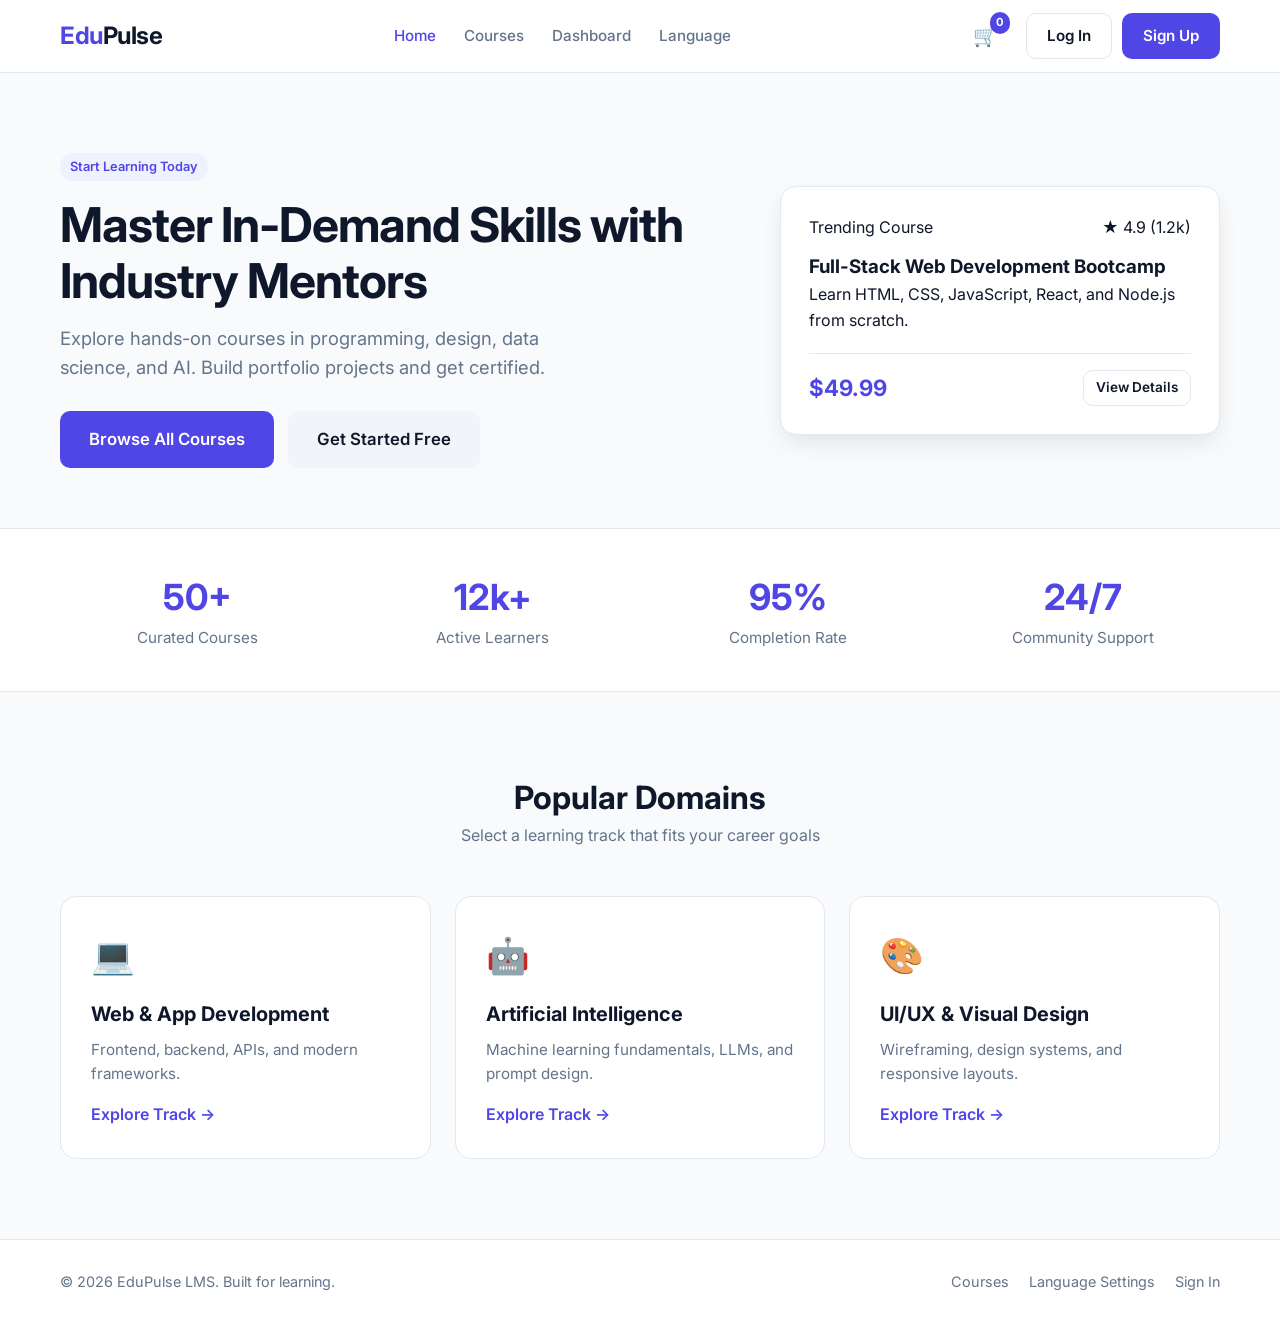
<file: index.html>
<!DOCTYPE html>
<html lang="en">
<head>
    <meta charset="UTF-8">
    <meta name="viewport" content="width=device-width, initial-scale=1.0">
    <title>EduPulse - Online Learning Platform</title>
    <!-- Shared Stylesheet -->
    <link rel="stylesheet" href="style.css">
    <!-- Google Fonts for clean typography -->
    <link rel="preconnect" href="https://fonts.googleapis.com">
    <link rel="preconnect" href="https://fonts.gstatic.com" crossorigin>
    <link href="https://fonts.googleapis.com/css2?family=Inter:wght@400;500;600;700&display=swap" rel="stylesheet">
</head>
<body data-page="home">

    <!-- Global Navigation Header -->
    <header class="navbar">
        <div class="container nav-container">
            <a href="index.html" class="logo">
                <span class="logo-accent">Edu</span>Pulse
            </a>

            <nav class="nav-links">
                <a href="index.html" class="nav-link active">Home</a>
                <a href="pages/courses.html" class="nav-link">Courses</a>
                <a href="pages/dashboard.html" class="nav-link">Dashboard</a>
                <a href="pages/language.html" class="nav-link">Language</a>
            </nav>

            <div class="nav-actions">
                <a href="pages/cart.html" class="cart-btn" aria-label="Shopping Cart">
                    🛒 <span class="cart-badge" id="navCartCount">0</span>
                </a>
                <!-- Auth status is dynamically updated via app.js -->
                <div class="auth-buttons" id="navAuth">
                    <a href="pages/login.html" class="btn btn-outline">Log In</a>
                    <a href="pages/register.html" class="btn btn-primary">Sign Up</a>
                </div>
            </div>
        </div>
    </header>

    <!-- Hero Section -->
    <main>
        <section class="hero-section">
            <div class="container hero-grid">
                <div class="hero-content">
                    <span class="badge">Start Learning Today</span>
                    <h1 class="hero-title">Master In-Demand Skills with Industry Mentors</h1>
                    <p class="hero-description">
                        Explore hands-on courses in programming, design, data science, and AI. Build portfolio projects and get certified.
                    </p>
                    <div class="hero-cta-group">
                        <a href="pages/courses.html" class="btn btn-primary btn-lg">Browse All Courses</a>
                        <a href="pages/register.html" class="btn btn-secondary btn-lg">Get Started Free</a>
                    </div>
                </div>
                <div class="hero-card-preview">
                    <div class="preview-card">
                        <div class="preview-header">
                            <span class="tag">Trending Course</span>
                            <span class="rating">★ 4.9 (1.2k)</span>
                        </div>
                        <h3>Full-Stack Web Development Bootcamp</h3>
                        <p>Learn HTML, CSS, JavaScript, React, and Node.js from scratch.</p>
                        <div class="preview-footer">
                            <span class="price">$49.99</span>
                            <a href="pages/course-detail.html?id=1" class="btn btn-sm btn-outline">View Details</a>
                        </div>
                    </div>
                </div>
            </div>
        </section>

        <!-- Quick Stats -->
        <section class="stats-section">
            <div class="container stats-grid">
                <div class="stat-box">
                    <h3 class="stat-number">50+</h3>
                    <p class="stat-label">Curated Courses</p>
                </div>
                <div class="stat-box">
                    <h3 class="stat-number">12k+</h3>
                    <p class="stat-label">Active Learners</p>
                </div>
                <div class="stat-box">
                    <h3 class="stat-number">95%</h3>
                    <p class="stat-label">Completion Rate</p>
                </div>
                <div class="stat-box">
                    <h3 class="stat-number">24/7</h3>
                    <p class="stat-label">Community Support</p>
                </div>
            </div>
        </section>

        <!-- Featured Categories Preview -->
        <section class="features-section">
            <div class="container">
                <div class="section-header">
                    <h2>Popular Domains</h2>
                    <p>Select a learning track that fits your career goals</p>
                </div>
                <div class="category-grid">
                    <div class="category-card">
                        <span class="category-icon">💻</span>
                        <h4>Web & App Development</h4>
                        <p>Frontend, backend, APIs, and modern frameworks.</p>
                        <a href="pages/courses.html?category=development" class="link-arrow">Explore Track &rarr;</a>
                    </div>
                    <div class="category-card">
                        <span class="category-icon">🤖</span>
                        <h4>Artificial Intelligence</h4>
                        <p>Machine learning fundamentals, LLMs, and prompt design.</p>
                        <a href="pages/courses.html?category=ai" class="link-arrow">Explore Track &rarr;</a>
                    </div>
                    <div class="category-card">
                        <span class="category-icon">🎨</span>
                        <h4>UI/UX & Visual Design</h4>
                        <p>Wireframing, design systems, and responsive layouts.</p>
                        <a href="pages/courses.html?category=design" class="link-arrow">Explore Track &rarr;</a>
                    </div>
                </div>
            </div>
        </section>
    </main>

    <!-- Global Footer -->
    <footer class="footer">
        <div class="container footer-content">
            <p>&copy; 2026 EduPulse LMS. Built for learning.</p>
            <div class="footer-links">
                <a href="pages/courses.html">Courses</a>
                <a href="pages/language.html">Language Settings</a>
                <a href="pages/login.html">Sign In</a>
            </div>
        </div>
    </footer>

    <!-- Shared Script -->
    <script src="app.js"></script>
</body>
</html>
</file>
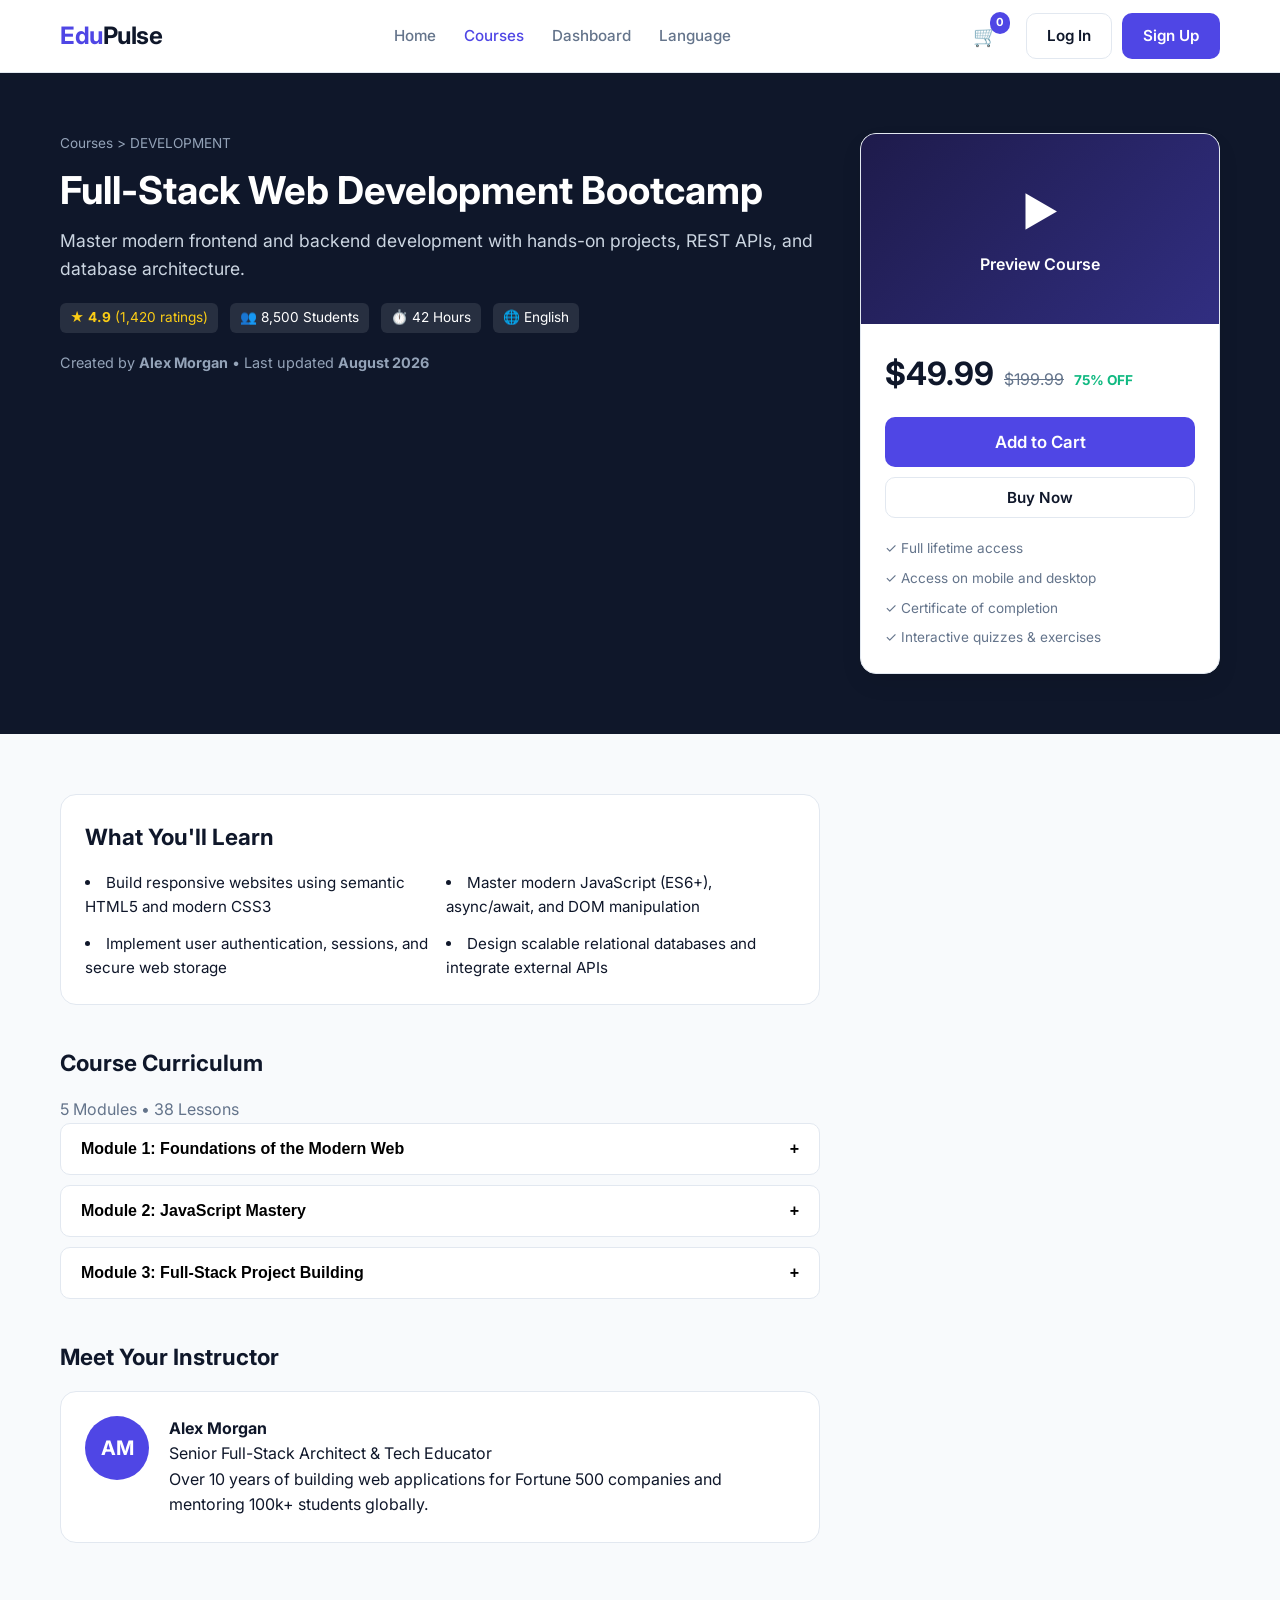
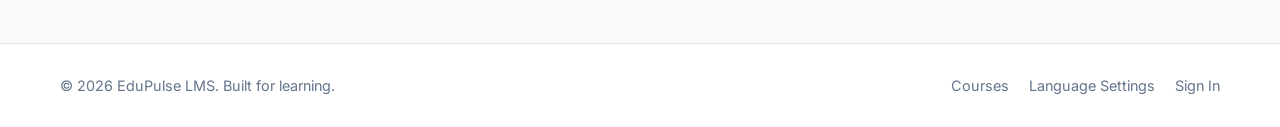
<file: course-detail.html>
<!DOCTYPE html>
<html lang="en">
<head>
    <meta charset="UTF-8">
    <meta name="viewport" content="width=device-width, initial-scale=1.0">
    <title>Course Details - EduPulse</title>
    <!-- Shared Stylesheet -->
    <link rel="stylesheet" href="/style.css">
    <link rel="preconnect" href="https://fonts.googleapis.com">
    <link rel="preconnect" href="https://fonts.gstatic.com" crossorigin>
    <link href="https://fonts.googleapis.com/css2?family=Inter:wght@400;500;600;700&display=swap" rel="stylesheet">
</head>
<body data-page="course-detail">

    <!-- Global Navigation Header -->
    <header class="navbar">
        <div class="container nav-container">
            <a href="../index.html" class="logo">
                <span class="logo-accent">Edu</span>Pulse
            </a>

            <nav class="nav-links">
                <a href="../index.html" class="nav-link">Home</a>
                <a href="courses.html" class="nav-link active">Courses</a>
                <a href="dashboard.html" class="nav-link">Dashboard</a>
                <a href="language.html" class="nav-link">Language</a>
            </nav>

            <div class="nav-actions">
                <a href="cart.html" class="cart-btn" aria-label="Shopping Cart">
                    🛒 <span class="cart-badge" id="navCartCount">0</span>
                </a>
                <div class="auth-buttons" id="navAuth">
                    <a href="login.html" class="btn btn-outline">Log In</a>
                    <a href="register.html" class="btn btn-primary">Sign Up</a>
                </div>
            </div>
        </div>
    </header>

    <!-- Course Overview Header -->
    <section class="course-hero">
        <div class="container course-hero-grid">
            <div class="course-hero-content">
                <div class="course-breadcrumbs">
                    <a href="courses.html">Courses</a> &gt; <span id="breadcrumbCategory">Development</span>
                </div>
                <h1 id="detailTitle">Full-Stack Web Development Bootcamp</h1>
                <p class="course-tagline" id="detailTagline">Master modern frontend and backend development with hands-on projects, REST APIs, and database architecture.</p>
                
                <div class="course-meta-pills">
                    <span class="pill rating-pill">★ <strong id="detailRating">4.9</strong> (<span id="detailReviewsCount">1,420</span> ratings)</span>
                    <span class="pill">👥 <span id="detailStudentsCount">8,500</span> Students</span>
                    <span class="pill">⏱️ <span id="detailDuration">42 Hours</span></span>
                    <span class="pill">🌐 <span id="detailLanguage">English</span></span>
                </div>

                <div class="course-instructor-inline">
                    <span>Created by <strong id="detailInstructor">Alex Morgan</strong></span>
                    <span class="bullet">•</span>
                    <span>Last updated <strong id="detailUpdated">August 2026</strong></span>
                </div>
            </div>

            <!-- Purchase / Action Card (Sticky) -->
            <aside class="course-purchase-sidebar">
                <div class="card purchase-card">
                    <div class="card-video-preview">
                        <div class="play-overlay-trigger" id="previewVideoBtn">
                            <span class="play-icon">▶</span>
                            <span>Preview Course</span>
                        </div>
                    </div>

                    <div class="purchase-body">
                        <div class="price-row">
                            <span class="detail-price" id="detailPrice">$49.99</span>
                            <span class="detail-original-price" id="detailOriginalPrice">$199.99</span>
                            <span class="discount-badge">75% OFF</span>
                        </div>

                        <div class="cta-stack">
                            <button class="btn btn-primary btn-block btn-lg" id="addToCartBtn">Add to Cart</button>
                            <button class="btn btn-outline btn-block" id="buyNowBtn">Buy Now</button>
                        </div>

                        <ul class="perks-checklist">
                            <li>✓ Full lifetime access</li>
                            <li>✓ Access on mobile and desktop</li>
                            <li>✓ Certificate of completion</li>
                            <li>✓ Interactive quizzes & exercises</li>
                        </ul>
                    </div>
                </div>
            </aside>
        </div>
    </section>

    <!-- Detailed Syllabus & Description Content -->
    <main class="course-detail-main">
        <div class="container course-main-layout">
            <div class="course-content-column">
                
                <!-- What You'll Learn -->
                <section class="detail-block what-you-learn-card">
                    <h3>What You'll Learn</h3>
                    <ul class="learning-grid" id="learningObjectivesList">
                        <li>Build responsive websites using semantic HTML5 and modern CSS3</li>
                        <li>Master modern JavaScript (ES6+), async/await, and DOM manipulation</li>
                        <li>Implement user authentication, sessions, and secure web storage</li>
                        <li>Design scalable relational databases and integrate external APIs</li>
                    </ul>
                </section>

                <!-- Curriculum / Syllabus Accordion -->
                <section class="detail-block">
                    <h3>Course Curriculum</h3>
                    <p class="text-muted"><span id="totalModulesCount">5</span> Modules • <span id="totalLessonsCount">38</span> Lessons</p>

                    <div class="accordion" id="curriculumAccordion">
                        
                        <!-- Module 1 -->
                        <div class="accordion-item">
                            <button class="accordion-header">
                                <span>Module 1: Foundations of the Modern Web</span>
                                <span class="accordion-indicator">+</span>
                            </button>
                            <div class="accordion-content">
                                <ul class="lesson-list">
                                    <li><span>📄 Introduction to Semantic HTML</span> <span class="time">15m</span></li>
                                    <li><span>📄 CSS Flexbox & CSS Grid Deep Dive</span> <span class="time">45m</span></li>
                                    <li><span>📄 Mobile-First Responsive Layouts</span> <span class="time">30m</span></li>
                                </ul>
                            </div>
                        </div>

                        <!-- Module 2 -->
                        <div class="accordion-item">
                            <button class="accordion-header">
                                <span>Module 2: JavaScript Mastery</span>
                                <span class="accordion-indicator">+</span>
                            </button>
                            <div class="accordion-content">
                                <ul class="lesson-list">
                                    <li><span>📄 Core Syntax, Scoping & Closures</span> <span class="time">50m</span></li>
                                    <li><span>📄 DOM Traversal & Interactive Events</span> <span class="time">40m</span></li>
                                    <li><span>📄 Fetch API & Asynchronous JavaScript</span> <span class="time">60m</span></li>
                                </ul>
                            </div>
                        </div>

                        <!-- Module 3 -->
                        <div class="accordion-item">
                            <button class="accordion-header">
                                <span>Module 3: Full-Stack Project Building</span>
                                <span class="accordion-indicator">+</span>
                            </button>
                            <div class="accordion-content">
                                <ul class="lesson-list">
                                    <li><span>📄 Setting Up Client-Side State Architecture</span> <span class="time">35m</span></li>
                                    <li><span>📄 Building the Checkout & Quiz Flow</span> <span class="time">55m</span></li>
                                    <li><span>📄 Final Capstone Project Delivery</span> <span class="time">90m</span></li>
                                </ul>
                            </div>
                        </div>

                    </div>
                </section>

                <!-- Instructor Profile -->
                <section class="detail-block instructor-section">
                    <h3>Meet Your Instructor</h3>
                    <div class="instructor-card">
                        <div class="instructor-avatar" id="instructorAvatar">AM</div>
                        <div class="instructor-info">
                            <h4 id="instructorName">Alex Morgan</h4>
                            <p class="instructor-role" id="instructorTitle">Senior Full-Stack Architect & Tech Educator</p>
                            <p class="instructor-bio" id="instructorBio">
                                Over 10 years of building web applications for Fortune 500 companies and teaching over 100,000 developers worldwide.
                            </p>
                        </div>
                    </div>
                </section>

            </div>
        </div>
    </main>

    <!-- Global Footer -->
    <footer class="footer">
        <div class="container footer-content">
            <p>&copy; 2026 EduPulse LMS. Built for learning.</p>
            <div class="footer-links">
                <a href="courses.html">Courses</a>
                <a href="language.html">Language Settings</a>
                <a href="login.html">Sign In</a>
            </div>
        </div>
    </footer>

    <!-- Shared Script -->
    <script src="app.js"></script>
</body>
</html>
</file>
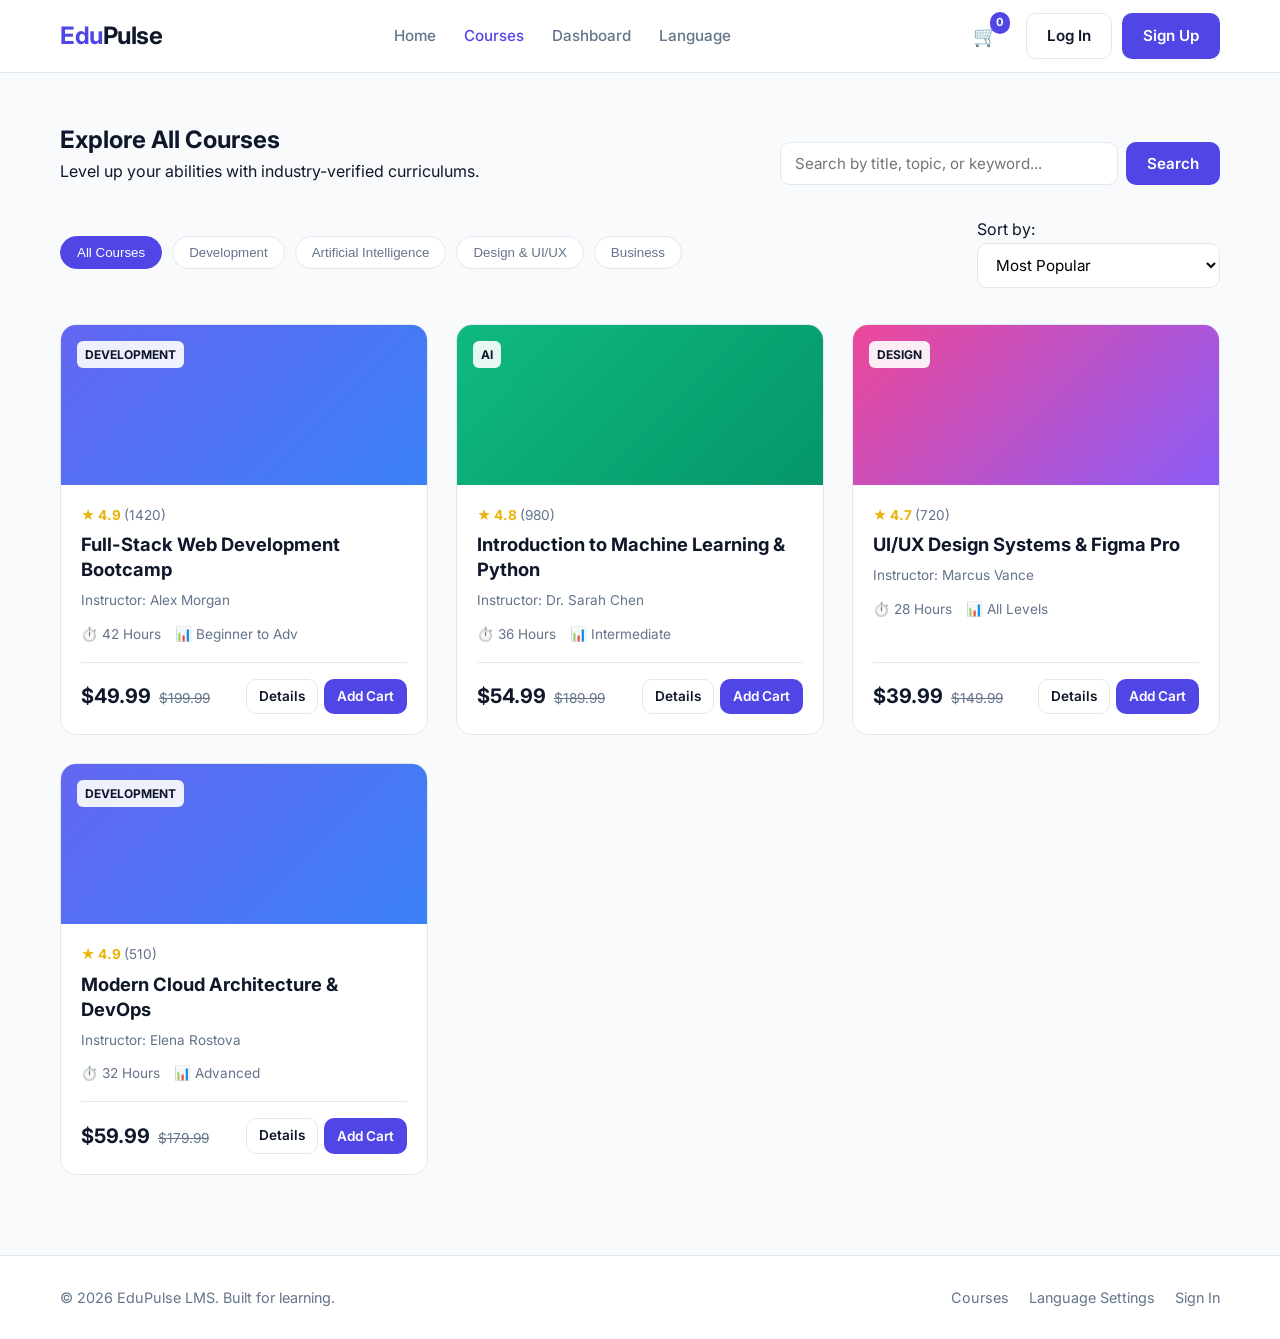
<file: courses.html>
<!DOCTYPE html>
<html lang="en">
<head>
    <meta charset="UTF-8">
    <meta name="viewport" content="width=device-width, initial-scale=1.0">
    <title>Course Catalog - EduPulse</title>
    <!-- Shared Stylesheet -->
    <link rel="stylesheet" href="style.css">
    <link rel="preconnect" href="https://fonts.googleapis.com">
    <link rel="preconnect" href="https://fonts.gstatic.com" crossorigin>
    <link href="https://fonts.googleapis.com/css2?family=Inter:wght@400;500;600;700&display=swap" rel="stylesheet">
</head>
<body data-page="courses">

    <!-- Global Navigation Header -->
    <header class="navbar">
        <div class="container nav-container">
            <a href="../index.html" class="logo">
                <span class="logo-accent">Edu</span>Pulse
            </a>

            <nav class="nav-links">
                <a href="../index.html" class="nav-link">Home</a>
                <a href="courses.html" class="nav-link active">Courses</a>
                <a href="dashboard.html" class="nav-link">Dashboard</a>
                <a href="language.html" class="nav-link">Language</a>
            </nav>

            <div class="nav-actions">
                <a href="cart.html" class="cart-btn" aria-label="Shopping Cart">
                    🛒 <span class="cart-badge" id="navCartCount">0</span>
                </a>
                <div class="auth-buttons" id="navAuth">
                    <a href="login.html" class="btn btn-outline">Log In</a>
                    <a href="register.html" class="btn btn-primary">Sign Up</a>
                </div>
            </div>
        </div>
    </header>

    <main class="courses-page-wrapper">
        <div class="container">
            
            <!-- Search & Headline Header -->
            <section class="catalog-header">
                <div>
                    <h1>Explore All Courses</h1>
                    <p class="catalog-subtitle">Level up your abilities with industry-verified curriculums.</p>
                </div>
                
                <!-- Search Box -->
                <div class="search-bar-wrapper">
                    <input type="text" id="courseSearchInput" class="form-control" placeholder="Search by title, topic, or keyword...">
                    <button class="btn btn-primary" id="searchBtn">Search</button>
                </div>
            </section>

            <!-- Filters & Sorting Controls -->
            <section class="catalog-filter-bar">
                <div class="category-filters" id="categoryFilters">
                    <button class="filter-pill active" data-category="all">All Courses</button>
                    <button class="filter-pill" data-category="development">Development</button>
                    <button class="filter-pill" data-category="ai">Artificial Intelligence</button>
                    <button class="filter-pill" data-category="design">Design & UI/UX</button>
                    <button class="filter-pill" data-category="business">Business</button>
                </div>

                <div class="sort-selector">
                    <label for="sortCourses">Sort by:</label>
                    <select id="sortCourses" class="form-control form-control-sm">
                        <option value="popular">Most Popular</option>
                        <option value="rating">Highest Rated</option>
                        <option value="price-low">Price: Low to High</option>
                        <option value="price-high">Price: High to Low</option>
                    </select>
                </div>
            </section>

            <!-- Dynamic Courses Grid (Populated & Filtered via app.js) -->
            <section class="courses-grid" id="coursesGrid">
                
                <!-- Fallback/Default Course Card 1 -->
                <div class="course-card" data-category="development">
                    <div class="card-thumb">
                        <span class="category-badge">Development</span>
                    </div>
                    <div class="card-body">
                        <div class="card-rating">★ 4.9 <span class="rating-count">(1,420)</span></div>
                        <h3 class="card-title">Full-Stack Web Development Bootcamp</h3>
                        <p class="card-instructor">Instructor: Alex Morgan</p>
                        <div class="card-meta">
                            <span>⏱️ 42 hrs</span>
                            <span>📊 Beginner to Adv</span>
                        </div>
                        <div class="card-footer">
                            <div class="price-box">
                                <span class="price-current">$49.99</span>
                                <span class="price-old">$199.99</span>
                            </div>
                            <div class="card-btn-group">
                                <a href="course-detail.html?id=1" class="btn btn-sm btn-outline">Details</a>
                                <button class="btn btn-sm btn-primary add-to-cart-btn" data-id="1">Add Cart</button>
                            </div>
                        </div>
                    </div>
                </div>

                <!-- Fallback/Default Course Card 2 -->
                <div class="course-card" data-category="ai">
                    <div class="card-thumb ai-thumb">
                        <span class="category-badge">AI & Data</span>
                    </div>
                    <div class="card-body">
                        <div class="card-rating">★ 4.8 <span class="rating-count">(980)</span></div>
                        <h3 class="card-title">Machine Learning & Python Masterclass</h3>
                        <p class="card-instructor">Instructor: Dr. Sarah Chen</p>
                        <div class="card-meta">
                            <span>⏱️ 36 hrs</span>
                            <span>📊 Intermediate</span>
                        </div>
                        <div class="card-footer">
                            <div class="price-box">
                                <span class="price-current">$54.99</span>
                                <span class="price-old">$189.99</span>
                            </div>
                            <div class="card-btn-group">
                                <a href="course-detail.html?id=2" class="btn btn-sm btn-outline">Details</a>
                                <button class="btn btn-sm btn-primary add-to-cart-btn" data-id="2">Add Cart</button>
                            </div>
                        </div>
                    </div>
                </div>

                <!-- Fallback/Default Course Card 3 -->
                <div class="course-card" data-category="design">
                    <div class="card-thumb design-thumb">
                        <span class="category-badge">Design</span>
                    </div>
                    <div class="card-body">
                        <div class="card-rating">★ 4.7 <span class="rating-count">(720)</span></div>
                        <h3 class="card-title">UI/UX Design Systems & Figma Pro</h3>
                        <p class="card-instructor">Instructor: Marcus Vance</p>
                        <div class="card-meta">
                            <span>⏱️ 28 hrs</span>
                            <span>📊 All Levels</span>
                        </div>
                        <div class="card-footer">
                            <div class="price-box">
                                <span class="price-current">$39.99</span>
                                <span class="price-old">$149.99</span>
                            </div>
                            <div class="card-btn-group">
                                <a href="course-detail.html?id=3" class="btn btn-sm btn-outline">Details</a>
                                <button class="btn btn-sm btn-primary add-to-cart-btn" data-id="3">Add Cart</button>
                            </div>
                        </div>
                    </div>
                </div>

            </section>

            <!-- No Results Found State -->
            <div class="empty-state-card" id="noCoursesState" style="display: none;">
                <div class="empty-state-icon">🔍</div>
                <h3>No courses matched your query</h3>
                <p>Try searching with another keyword or reset the category filter.</p>
                <button class="btn btn-outline" id="resetFiltersBtn">Reset Filters</button>
            </div>

        </div>
    </main>

    <!-- Global Footer -->
    <footer class="footer">
        <div class="container footer-content">
            <p>&copy; 2026 EduPulse LMS. Built for learning.</p>
            <div class="footer-links">
                <a href="courses.html">Courses</a>
                <a href="language.html">Language Settings</a>
                <a href="login.html">Sign In</a>
            </div>
        </div>
    </footer>

    <!-- Shared Script -->
    <script src="app.js"></script>
</body>
</html>
</file>
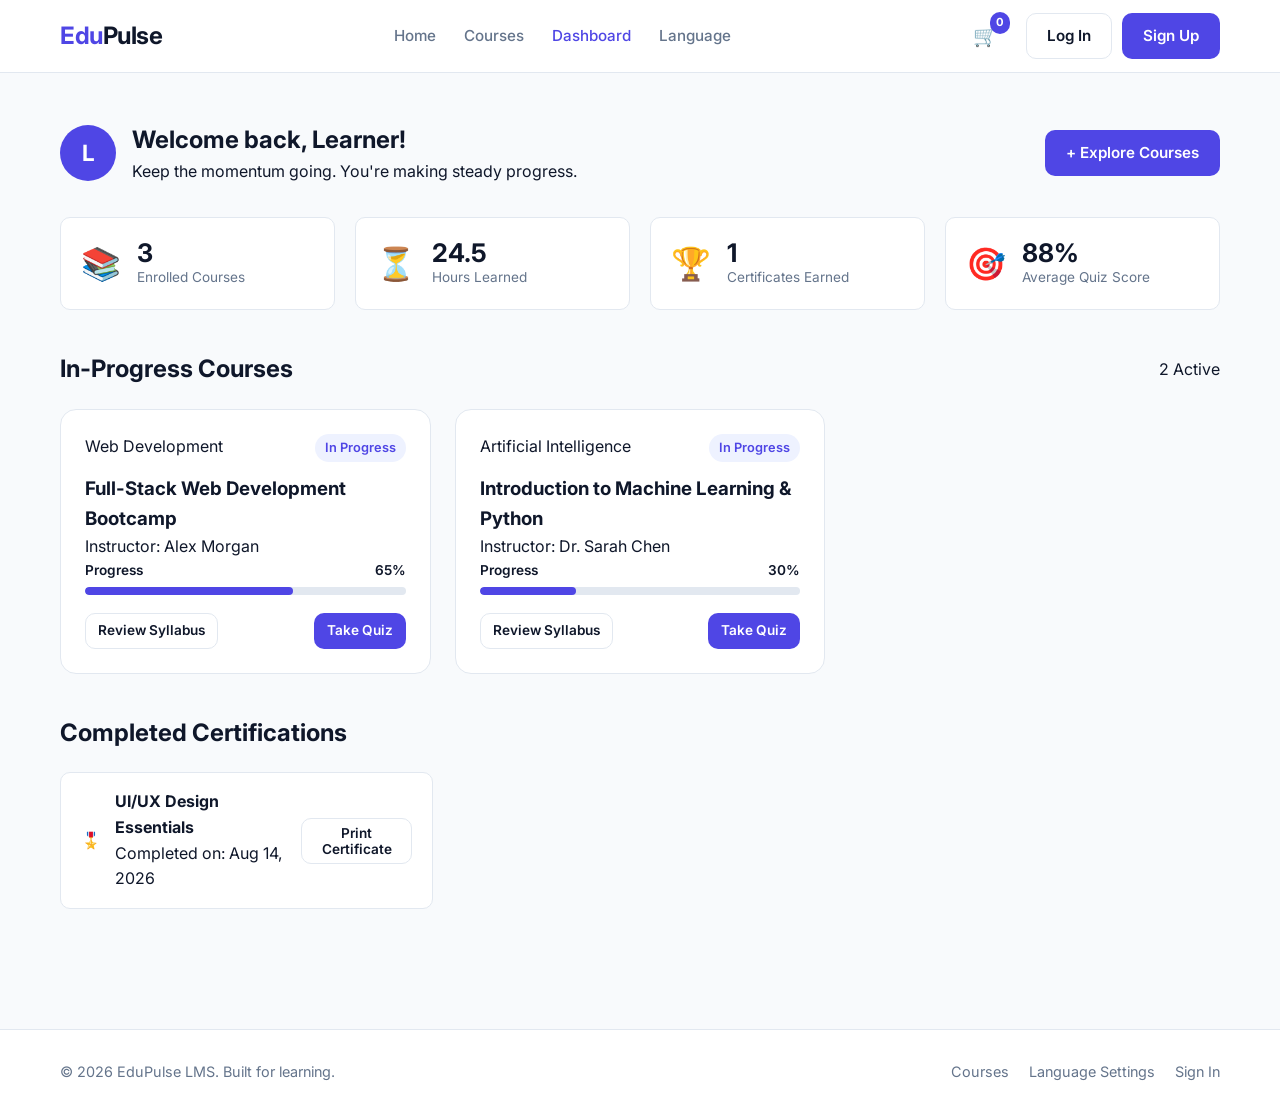
<file: dashboard.html>
<!DOCTYPE html>
<html lang="en">
<head>
    <meta charset="UTF-8">
    <meta name="viewport" content="width=device-width, initial-scale=1.0">
    <title>Learner Dashboard - EduPulse</title>
    <!-- Shared Stylesheet -->
    <link rel="stylesheet" href="style.css">
    <link rel="preconnect" href="https://fonts.googleapis.com">
    <link rel="preconnect" href="https://fonts.gstatic.com" crossorigin>
    <link href="https://fonts.googleapis.com/css2?family=Inter:wght@400;500;600;700&display=swap" rel="stylesheet">
</head>
<body data-page="dashboard">

    <!-- Global Navigation Header -->
    <header class="navbar">
        <div class="container nav-container">
            <a href="../index.html" class="logo">
                <span class="logo-accent">Edu</span>Pulse
            </a>

            <nav class="nav-links">
                <a href="../index.html" class="nav-link">Home</a>
                <a href="courses.html" class="nav-link">Courses</a>
                <a href="dashboard.html" class="nav-link active">Dashboard</a>
                <a href="language.html" class="nav-link">Language</a>
            </nav>

            <div class="nav-actions">
                <a href="cart.html" class="cart-btn" aria-label="Shopping Cart">
                    🛒 <span class="cart-badge" id="navCartCount">0</span>
                </a>
                <div class="auth-buttons" id="navAuth">
                    <a href="login.html" class="btn btn-outline">Log In</a>
                    <a href="register.html" class="btn btn-primary">Sign Up</a>
                </div>
            </div>
        </div>
    </header>

    <main class="dashboard-wrapper">
        <div class="container">
            
            <!-- Dashboard Welcome Header -->
            <section class="dashboard-header">
                <div class="user-greeting">
                    <div class="avatar-circle" id="userAvatar">U</div>
                    <div>
                        <h1 class="dashboard-title">Welcome back, <span id="userNameDisplay">Learner</span>!</h1>
                        <p class="dashboard-subtitle">Keep the momentum going. You're making steady progress.</p>
                    </div>
                </div>
                <div class="dashboard-quick-actions">
                    <a href="courses.html" class="btn btn-primary">+ Explore Courses</a>
                </div>
            </section>

            <!-- Learning Summary Metric Cards -->
            <section class="dashboard-metrics-grid">
                <div class="metric-card">
                    <span class="metric-icon">📚</span>
                    <div>
                        <h3 class="metric-value" id="enrolledCount">3</h3>
                        <p class="metric-label">Enrolled Courses</p>
                    </div>
                </div>
                <div class="metric-card">
                    <span class="metric-icon">⏳</span>
                    <div>
                        <h3 class="metric-value" id="hoursLearned">24.5</h3>
                        <p class="metric-label">Hours Learned</p>
                    </div>
                </div>
                <div class="metric-card">
                    <span class="metric-icon">🏆</span>
                    <div>
                        <h3 class="metric-value" id="completedCount">1</h3>
                        <p class="metric-label">Certificates Earned</p>
                    </div>
                </div>
                <div class="metric-card">
                    <span class="metric-icon">🎯</span>
                    <div>
                        <h3 class="metric-value" id="avgQuizScore">88%</h3>
                        <p class="metric-label">Average Quiz Score</p>
                    </div>
                </div>
            </section>

            <!-- Active Enrolled Courses Section -->
            <section class="dashboard-section">
                <div class="section-title-row">
                    <h2>In-Progress Courses</h2>
                    <span class="tag-counter" id="activeCoursesCount">2 Active</span>
                </div>

                <!-- Course Cards Container (Populated via JS or Default Static Content) -->
                <div class="enrolled-courses-grid" id="enrolledCoursesList">
                    
                    <!-- Card 1 -->
                    <div class="enrolled-course-card">
                        <div class="enrolled-card-header">
                            <span class="category-tag">Web Development</span>
                            <span class="badge">In Progress</span>
                        </div>
                        <h3 class="enrolled-card-title">Full-Stack Web Development Bootcamp</h3>
                        <p class="enrolled-card-instructor">Instructor: Alex Morgan</p>
                        
                        <div class="enrolled-progress-wrapper">
                            <div class="progress-info">
                                <span>Progress</span>
                                <span class="progress-percent">65%</span>
                            </div>
                            <div class="progress-bar-track">
                                <div class="progress-bar-fill" style="width: 65%;"></div>
                            </div>
                        </div>

                        <div class="enrolled-card-footer">
                            <a href="course-detail.html?id=1" class="btn btn-outline btn-sm">Review Syllabus</a>
                            <a href="quiz.html?courseId=1" class="btn btn-primary btn-sm">Take Quiz</a>
                        </div>
                    </div>

                    <!-- Card 2 -->
                    <div class="enrolled-course-card">
                        <div class="enrolled-card-header">
                            <span class="category-tag">Artificial Intelligence</span>
                            <span class="badge">In Progress</span>
                        </div>
                        <h3 class="enrolled-card-title">Introduction to Machine Learning & Python</h3>
                        <p class="enrolled-card-instructor">Instructor: Dr. Sarah Chen</p>
                        
                        <div class="enrolled-progress-wrapper">
                            <div class="progress-info">
                                <span>Progress</span>
                                <span class="progress-percent">30%</span>
                            </div>
                            <div class="progress-bar-track">
                                <div class="progress-bar-fill" style="width: 30%;"></div>
                            </div>
                        </div>

                        <div class="enrolled-card-footer">
                            <a href="course-detail.html?id=2" class="btn btn-outline btn-sm">Review Syllabus</a>
                            <a href="quiz.html?courseId=2" class="btn btn-primary btn-sm">Take Quiz</a>
                        </div>
                    </div>

                </div>
            </section>

            <!-- Completed Certifications Section -->
            <section class="dashboard-section">
                <div class="section-title-row">
                    <h2>Completed Certifications</h2>
                </div>

                <div class="certificates-grid" id="certificatesList">
                    <div class="certificate-item-card">
                        <div class="cert-icon">🎖️</div>
                        <div class="cert-meta">
                            <h4>UI/UX Design Essentials</h4>
                            <p class="cert-date">Completed on: Aug 14, 2026</p>
                        </div>
                        <button class="btn btn-outline btn-sm" onclick="window.print()">Print Certificate</button>
                    </div>
                </div>
            </section>

        </div>
    </main>

    <!-- Global Footer -->
    <footer class="footer">
        <div class="container footer-content">
            <p>&copy; 2026 EduPulse LMS. Built for learning.</p>
            <div class="footer-links">
                <a href="courses.html">Courses</a>
                <a href="language.html">Language Settings</a>
                <a href="login.html">Sign In</a>
            </div>
        </div>
    </footer>

    <!-- Shared Script -->
    <script src="app.js"></script>
</body>
</html>
</file>
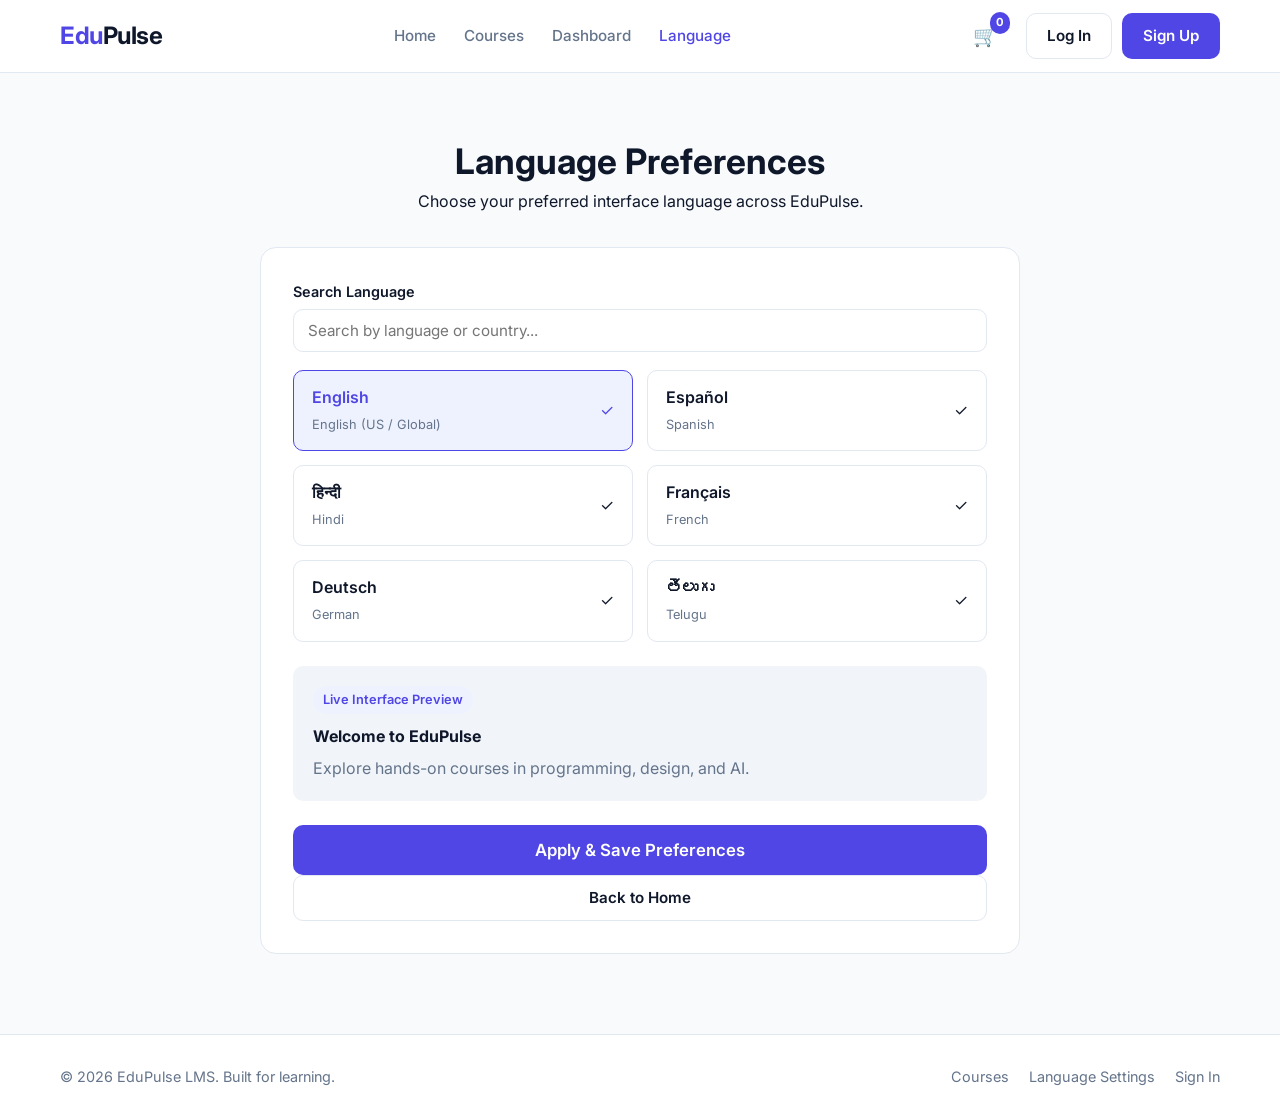
<file: language.html>
<!DOCTYPE html>
<html lang="en">
<head>
    <meta charset="UTF-8">
    <meta name="viewport" content="width=device-width, initial-scale=1.0">
    <title>Language Settings - EduPulse</title>
    <!-- Shared Stylesheet -->
    <link rel="stylesheet" href="style.css">
    <link rel="preconnect" href="https://fonts.googleapis.com">
    <link rel="preconnect" href="https://fonts.gstatic.com" crossorigin>
    <link href="https://fonts.googleapis.com/css2?family=Inter:wght@400;500;600;700&display=swap" rel="stylesheet">
</head>
<body data-page="language">

    <!-- Global Navigation Header -->
    <header class="navbar">
        <div class="container nav-container">
            <a href="../index.html" class="logo">
                <span class="logo-accent">Edu</span>Pulse
            </a>

            <nav class="nav-links">
                <a href="../index.html" class="nav-link">Home</a>
                <a href="courses.html" class="nav-link">Courses</a>
                <a href="dashboard.html" class="nav-link">Dashboard</a>
                <a href="language.html" class="nav-link active">Language</a>
            </nav>

            <div class="nav-actions">
                <a href="cart.html" class="cart-btn" aria-label="Shopping Cart">
                    🛒 <span class="cart-badge" id="navCartCount">0</span>
                </a>
                <div class="auth-buttons" id="navAuth">
                    <a href="login.html" class="btn btn-outline">Log In</a>
                    <a href="register.html" class="btn btn-primary">Sign Up</a>
                </div>
            </div>
        </div>
    </header>

    <main class="language-page-wrapper">
        <div class="container container-sm">
            
            <div class="page-title-group text-center">
                <h1>Language Preferences</h1>
                <p>Choose your preferred interface language across EduPulse.</p>
            </div>

            <!-- Language Selector Card -->
            <div class="card settings-card">
                
                <!-- Quick Search for Languages -->
                <div class="form-group">
                    <label for="langSearchInput">Search Language</label>
                    <input type="text" id="langSearchInput" class="form-control" placeholder="Search by language or country...">
                </div>

                <!-- Language Selection Grid -->
                <div class="language-options-grid" id="languageList">
                    
                    <!-- English -->
                    <label class="lang-option-card selected">
                        <input type="radio" name="siteLanguage" value="en" checked>
                        <div class="lang-meta">
                            <span class="lang-native">English</span>
                            <span class="lang-sub">English (US / Global)</span>
                        </div>
                        <span class="lang-indicator">✓</span>
                    </label>

                    <!-- Spanish -->
                    <label class="lang-option-card">
                        <input type="radio" name="siteLanguage" value="es">
                        <div class="lang-meta">
                            <span class="lang-native">Español</span>
                            <span class="lang-sub">Spanish</span>
                        </div>
                        <span class="lang-indicator">✓</span>
                    </label>

                    <!-- Hindi -->
                    <label class="lang-option-card">
                        <input type="radio" name="siteLanguage" value="hi">
                        <div class="lang-meta">
                            <span class="lang-native">हिन्दी</span>
                            <span class="lang-sub">Hindi</span>
                        </div>
                        <span class="lang-indicator">✓</span>
                    </label>

                    <!-- French -->
                    <label class="lang-option-card">
                        <input type="radio" name="siteLanguage" value="fr">
                        <div class="lang-meta">
                            <span class="lang-native">Français</span>
                            <span class="lang-sub">French</span>
                        </div>
                        <span class="lang-indicator">✓</span>
                    </label>

                    <!-- German -->
                    <label class="lang-option-card">
                        <input type="radio" name="siteLanguage" value="de">
                        <div class="lang-meta">
                            <span class="lang-native">Deutsch</span>
                            <span class="lang-sub">German</span>
                        </div>
                        <span class="lang-indicator">✓</span>
                    </label>

                    <!-- Telugu -->
                    <label class="lang-option-card">
                        <input type="radio" name="siteLanguage" value="te">
                        <div class="lang-meta">
                            <span class="lang-native">తెలుగు</span>
                            <span class="lang-sub">Telugu</span>
                        </div>
                        <span class="lang-indicator">✓</span>
                    </label>

                </div>

                <!-- Live Interface Preview Box -->
                <div class="preview-box">
                    <span class="badge">Live Interface Preview</span>
                    <h4 id="previewGreeting">Welcome to EduPulse</h4>
                    <p id="previewText" class="text-muted">
                        Explore hands-on courses in programming, design, and AI.
                    </p>
                </div>

                <!-- Confirmation Alert Feedback -->
                <div class="alert alert-success" id="languageSaveNotice" style="display: none;">
                    ✓ Language preferences saved! The interface has been updated.
                </div>

                <div class="settings-actions">
                    <button class="btn btn-primary btn-block btn-lg" id="saveLanguageBtn">Apply & Save Preferences</button>
                    <a href="../index.html" class="btn btn-outline btn-block">Back to Home</a>
                </div>

            </div>

        </div>
    </main>

    <!-- Global Footer -->
    <footer class="footer">
        <div class="container footer-content">
            <p>&copy; 2026 EduPulse LMS. Built for learning.</p>
            <div class="footer-links">
                <a href="courses.html">Courses</a>
                <a href="language.html">Language Settings</a>
                <a href="login.html">Sign In</a>
            </div>
        </div>
    </footer>

    <!-- Shared Script -->
    <script src="app.js"></script>
</body>
</html>
</file>
<file: style.css>
/* ==========================================================================
   EduPulse LMS - Central Stylesheet (style.css)
   ========================================================================== */

/* --- 1. CSS Custom Properties / Design Tokens --- */
:root {
  --primary: #4f46e5;
  --primary-hover: #4338ca;
  --primary-light: #eef2ff;
  --secondary: #0ea5e9;
  --text-main: #0f172a;
  --text-muted: #64748b;
  --bg-page: #f8fafc;
  --bg-surface: #ffffff;
  --border-color: #e2e8f0;
  --success: #10b981;
  --warning: #f59e0b;
  --danger: #ef4444;
  --radius-sm: 6px;
  --radius-md: 10px;
  --radius-lg: 16px;
  --shadow-sm: 0 1px 3px rgba(0, 0, 0, 0.05);
  --shadow-md: 0 4px 12px -2px rgba(0, 0, 0, 0.08);
  --shadow-lg: 0 10px 25px -4px rgba(0, 0, 0, 0.1);
  --transition: all 0.2s ease-in-out;
  --font-family: 'Inter', system-ui, -apple-system, BlinkMacSystemFont, sans-serif;
}

/* --- 2. CSS Reset & Base Typography --- */
*, *::before, *::after {
  box-sizing: border-box;
  margin: 0;
  padding: 0;
}

body {
  font-family: var(--font-family);
  background-color: var(--bg-page);
  color: var(--text-main);
  line-height: 1.6;
  -webkit-font-smoothing: antialiased;
  display: flex;
  flex-direction: column;
  min-height: 100vh;
}

a {
  color: inherit;
  text-decoration: none;
}

img {
  max-width: 100%;
  display: block;
}

/* --- 3. Containers & Global Layout Scaffolding --- */
.container {
  width: 100%;
  max-width: 1200px;
  margin: 0 auto;
  padding: 0 20px;
}

.container-sm {
  max-width: 800px;
}

.container-xs {
  max-width: 480px;
}

main {
  flex: 1;
}

.text-center { text-align: center; }
.text-muted { color: var(--text-muted); }

/* --- 4. Navigation Header --- */
.navbar {
  background: var(--bg-surface);
  border-bottom: 1px solid var(--border-color);
  position: sticky;
  top: 0;
  z-index: 100;
}

.nav-container {
  display: flex;
  align-items: center;
  justify-content: space-between;
  height: 72px;
}

.logo {
  font-size: 1.5rem;
  font-weight: 700;
  color: var(--text-main);
  letter-spacing: -0.5px;
}

.logo-accent {
  color: var(--primary);
}

.nav-links {
  display: flex;
  align-items: center;
  gap: 28px;
}

.nav-link {
  font-size: 0.95rem;
  font-weight: 500;
  color: var(--text-muted);
  transition: var(--transition);
}

.nav-link:hover, .nav-link.active {
  color: var(--primary);
}

.nav-actions {
  display: flex;
  align-items: center;
  gap: 18px;
}

.cart-btn {
  position: relative;
  font-size: 1.25rem;
  display: flex;
  align-items: center;
  padding: 6px 10px;
  border-radius: var(--radius-sm);
  transition: var(--transition);
}

.cart-btn:hover, .cart-btn.active {
  background-color: var(--primary-light);
}

.cart-badge {
  position: absolute;
  top: -2px;
  right: -2px;
  background-color: var(--primary);
  color: white;
  font-size: 0.7rem;
  font-weight: 700;
  border-radius: 999px;
  padding: 2px 6px;
  min-width: 18px;
  text-align: center;
}

.auth-buttons {
  display: flex;
  align-items: center;
  gap: 10px;
}

.user-greeting-pill {
  font-weight: 600;
  font-size: 0.9rem;
  color: var(--primary);
  background: var(--primary-light);
  padding: 6px 12px;
  border-radius: 999px;
}

/* --- 5. Buttons, Badges, & Inputs --- */
.btn {
  display: inline-flex;
  align-items: center;
  justify-content: center;
  font-size: 0.95rem;
  font-weight: 600;
  padding: 10px 20px;
  border-radius: var(--radius-md);
  border: 1px solid transparent;
  cursor: pointer;
  transition: var(--transition);
  font-family: inherit;
}

.btn-primary {
  background-color: var(--primary);
  color: #ffffff;
}

.btn-primary:hover {
  background-color: var(--primary-hover);
}

.btn-secondary {
  background-color: #f1f5f9;
  color: var(--text-main);
}

.btn-secondary:hover {
  background-color: #e2e8f0;
}

.btn-outline {
  background-color: transparent;
  border-color: var(--border-color);
  color: var(--text-main);
}

.btn-outline:hover {
  background-color: #f1f5f9;
  border-color: #cbd5e1;
}

.btn-sm {
  padding: 6px 12px;
  font-size: 0.85rem;
}

.btn-lg {
  padding: 14px 28px;
  font-size: 1.05rem;
}

.btn-block {
  width: 100%;
}

.badge {
  display: inline-block;
  background-color: var(--primary-light);
  color: var(--primary);
  font-size: 0.8rem;
  font-weight: 600;
  padding: 4px 10px;
  border-radius: 999px;
}

.form-group {
  margin-bottom: 18px;
  display: flex;
  flex-direction: column;
}

.form-group label {
  font-size: 0.9rem;
  font-weight: 600;
  margin-bottom: 6px;
  color: var(--text-main);
}

.form-control {
  width: 100%;
  padding: 11px 14px;
  border: 1px solid var(--border-color);
  border-radius: var(--radius-md);
  font-family: inherit;
  font-size: 0.95rem;
  background-color: var(--bg-surface);
  transition: var(--transition);
}

.form-control:focus {
  outline: none;
  border-color: var(--primary);
  box-shadow: 0 0 0 3px rgba(79, 70, 229, 0.15);
}

.form-grid-2 {
  display: grid;
  grid-template-columns: 1fr 1fr;
  gap: 16px;
}

.alert {
  padding: 12px 16px;
  border-radius: var(--radius-md);
  margin-bottom: 20px;
  font-size: 0.9rem;
  font-weight: 500;
}

.alert-danger {
  background-color: #fef2f2;
  color: var(--danger);
  border: 1px solid #fee2e2;
}

.alert-success {
  background-color: #ecfdf5;
  color: var(--success);
  border: 1px solid #d1fae5;
}

/* --- 6. Hero & Landing Elements (index.html) --- */
.hero-section {
  padding: 80px 0 60px;
}

.hero-grid {
  display: grid;
  grid-template-columns: 1.2fr 0.8fr;
  gap: 60px;
  align-items: center;
}

.hero-title {
  font-size: 3rem;
  line-height: 1.15;
  font-weight: 700;
  letter-spacing: -1px;
  margin: 16px 0;
}

.hero-description {
  font-size: 1.15rem;
  color: var(--text-muted);
  margin-bottom: 28px;
  max-width: 520px;
}

.hero-cta-group {
  display: flex;
  gap: 14px;
}

.preview-card {
  background: var(--bg-surface);
  border: 1px solid var(--border-color);
  border-radius: var(--radius-lg);
  padding: 28px;
  box-shadow: var(--shadow-lg);
}

.preview-header {
  display: flex;
  justify-content: space-between;
  margin-bottom: 12px;
}

.preview-footer {
  display: flex;
  justify-content: space-between;
  align-items: center;
  margin-top: 20px;
  padding-top: 16px;
  border-top: 1px solid var(--border-color);
}

.preview-footer .price {
  font-size: 1.4rem;
  font-weight: 700;
  color: var(--primary);
}

.stats-section {
  padding: 40px 0;
  background-color: var(--bg-surface);
  border-top: 1px solid var(--border-color);
  border-bottom: 1px solid var(--border-color);
}

.stats-grid {
  display: grid;
  grid-template-columns: repeat(4, 1fr);
  gap: 20px;
  text-align: center;
}

.stat-number {
  font-size: 2.25rem;
  font-weight: 700;
  color: var(--primary);
}

.stat-label {
  color: var(--text-muted);
  font-size: 0.95rem;
}

.features-section {
  padding: 80px 0;
}

.section-header {
  text-align: center;
  margin-bottom: 48px;
}

.section-header h2 {
  font-size: 2rem;
  font-weight: 700;
}

.section-header p {
  color: var(--text-muted);
}

.category-grid {
  display: grid;
  grid-template-columns: repeat(3, 1fr);
  gap: 24px;
}

.category-card {
  background: var(--bg-surface);
  border: 1px solid var(--border-color);
  padding: 30px;
  border-radius: var(--radius-lg);
  transition: var(--transition);
}

.category-card:hover {
  transform: translateY(-4px);
  box-shadow: var(--shadow-md);
}

.category-icon {
  font-size: 2.2rem;
  display: inline-block;
  margin-bottom: 14px;
}

.category-card h4 {
  font-size: 1.25rem;
  margin-bottom: 8px;
}

.category-card p {
  color: var(--text-muted);
  font-size: 0.95rem;
  margin-bottom: 16px;
}

.link-arrow {
  font-weight: 600;
  color: var(--primary);
}

/* --- 7. Courses Catalog (courses.html) --- */
.courses-page-wrapper {
  padding: 48px 0 80px;
}

.catalog-header {
  display: flex;
  justify-content: space-between;
  align-items: flex-end;
  margin-bottom: 32px;
  gap: 20px;
}

.search-bar-wrapper {
  display: flex;
  gap: 8px;
  width: 100%;
  max-width: 440px;
}

.catalog-filter-bar {
  display: flex;
  justify-content: space-between;
  align-items: center;
  margin-bottom: 36px;
  gap: 20px;
  flex-wrap: wrap;
}

.category-filters {
  display: flex;
  gap: 10px;
  flex-wrap: wrap;
}

.filter-pill {
  padding: 8px 16px;
  border-radius: 999px;
  border: 1px solid var(--border-color);
  background: var(--bg-surface);
  color: var(--text-muted);
  font-weight: 500;
  cursor: pointer;
  transition: var(--transition);
}

.filter-pill:hover, .filter-pill.active {
  background: var(--primary);
  color: white;
  border-color: var(--primary);
}

.courses-grid {
  display: grid;
  grid-template-columns: repeat(auto-fill, minmax(320px, 1fr));
  gap: 28px;
}

.course-card {
  background: var(--bg-surface);
  border: 1px solid var(--border-color);
  border-radius: var(--radius-lg);
  overflow: hidden;
  display: flex;
  flex-direction: column;
  transition: var(--transition);
}

.course-card:hover {
  transform: translateY(-4px);
  box-shadow: var(--shadow-md);
}

.card-thumb {
  height: 160px;
  background: linear-gradient(135deg, #6366f1, #3b82f6);
  padding: 16px;
  display: flex;
  align-items: flex-start;
}

.card-thumb.ai-thumb {
  background: linear-gradient(135deg, #10b981, #059669);
}

.card-thumb.design-thumb {
  background: linear-gradient(135deg, #ec4899, #8b5cf6);
}

.category-badge {
  background: rgba(255, 255, 255, 0.9);
  color: var(--text-main);
  font-size: 0.75rem;
  font-weight: 700;
  padding: 4px 8px;
  border-radius: var(--radius-sm);
}

.card-body {
  padding: 20px;
  display: flex;
  flex-direction: column;
  flex: 1;
}

.card-rating {
  font-size: 0.85rem;
  font-weight: 700;
  color: #eab308;
  margin-bottom: 6px;
}

.rating-count {
  color: var(--text-muted);
  font-weight: 400;
}

.card-title {
  font-size: 1.15rem;
  font-weight: 700;
  line-height: 1.35;
  margin-bottom: 8px;
}

.card-instructor {
  font-size: 0.85rem;
  color: var(--text-muted);
  margin-bottom: 12px;
}

.card-meta {
  display: flex;
  gap: 14px;
  font-size: 0.85rem;
  color: var(--text-muted);
  margin-bottom: 16px;
}

.card-footer {
  margin-top: auto;
  display: flex;
  align-items: center;
  justify-content: space-between;
  padding-top: 16px;
  border-top: 1px solid var(--border-color);
}

.price-current {
  font-size: 1.25rem;
  font-weight: 700;
  color: var(--text-main);
}

.price-old {
  font-size: 0.85rem;
  text-decoration: line-through;
  color: var(--text-muted);
  margin-left: 4px;
}

.card-btn-group {
  display: flex;
  gap: 6px;
}

/* --- 8. Course Detail Page (course-detail.html) --- */
.course-hero {
  background: #0f172a;
  color: #ffffff;
  padding: 60px 0;
}

.course-hero-grid {
  display: grid;
  grid-template-columns: 1fr 360px;
  gap: 40px;
  position: relative;
}

.course-breadcrumbs {
  font-size: 0.85rem;
  color: #94a3b8;
  margin-bottom: 12px;
}

.course-hero-content h1 {
  font-size: 2.4rem;
  font-weight: 700;
  line-height: 1.2;
  margin-bottom: 14px;
}

.course-tagline {
  font-size: 1.1rem;
  color: #cbd5e1;
  margin-bottom: 20px;
}

.course-meta-pills {
  display: flex;
  gap: 12px;
  flex-wrap: wrap;
  margin-bottom: 18px;
}

.pill {
  background: rgba(255, 255, 255, 0.1);
  padding: 4px 10px;
  border-radius: var(--radius-sm);
  font-size: 0.85rem;
}

.rating-pill {
  color: #facc15;
}

.course-instructor-inline {
  font-size: 0.9rem;
  color: #94a3b8;
}

.purchase-card {
  background: var(--bg-surface);
  border: 1px solid var(--border-color);
  border-radius: var(--radius-lg);
  box-shadow: var(--shadow-lg);
  overflow: hidden;
  color: var(--text-main);
  position: sticky;
  top: 92px;
}

.card-video-preview {
  height: 190px;
  background: linear-gradient(135deg, #1e1b4b, #312e81);
  display: flex;
  align-items: center;
  justify-content: center;
  cursor: pointer;
}

.play-overlay-trigger {
  display: flex;
  flex-direction: column;
  align-items: center;
  color: white;
  font-weight: 600;
  gap: 8px;
}

.play-icon {
  font-size: 2.5rem;
}

.purchase-body {
  padding: 24px;
}

.price-row {
  display: flex;
  align-items: baseline;
  gap: 10px;
  margin-bottom: 18px;
}

.detail-price {
  font-size: 2rem;
  font-weight: 700;
}

.detail-original-price {
  font-size: 1rem;
  color: var(--text-muted);
  text-decoration: line-through;
}

.discount-badge {
  font-size: 0.85rem;
  font-weight: 700;
  color: var(--success);
}

.cta-stack {
  display: flex;
  flex-direction: column;
  gap: 10px;
  margin-bottom: 20px;
}

.perks-checklist {
  list-style: none;
  font-size: 0.85rem;
  color: var(--text-muted);
  display: flex;
  flex-direction: column;
  gap: 8px;
}

.course-detail-main {
  padding: 60px 0;
}

.course-main-layout {
  display: grid;
  grid-template-columns: 1fr 360px;
  gap: 40px;
}

.detail-block {
  margin-bottom: 40px;
}

.detail-block h3 {
  font-size: 1.4rem;
  margin-bottom: 16px;
}

.what-you-learn-card {
  background: var(--bg-surface);
  border: 1px solid var(--border-color);
  border-radius: var(--radius-lg);
  padding: 24px;
}

.learning-grid {
  display: grid;
  grid-template-columns: 1fr 1fr;
  gap: 12px;
  list-style-position: inside;
  color: var(--text-main);
  font-size: 0.95rem;
}

.accordion-item {
  border: 1px solid var(--border-color);
  border-radius: var(--radius-md);
  margin-bottom: 10px;
  background: var(--bg-surface);
  overflow: hidden;
}

.accordion-header {
  width: 100%;
  padding: 16px 20px;
  display: flex;
  justify-content: space-between;
  align-items: center;
  font-size: 1rem;
  font-weight: 600;
  border: none;
  background: none;
  cursor: pointer;
  text-align: left;
}

.accordion-content {
  display: none;
  padding: 0 20px 16px;
  border-top: 1px solid var(--border-color);
}

.accordion-item.active .accordion-content {
  display: block;
}

.lesson-list {
  list-style: none;
  display: flex;
  flex-direction: column;
  gap: 10px;
  padding-top: 12px;
}

.lesson-list li {
  display: flex;
  justify-content: space-between;
  font-size: 0.9rem;
}

.instructor-card {
  display: flex;
  gap: 20px;
  background: var(--bg-surface);
  border: 1px solid var(--border-color);
  padding: 24px;
  border-radius: var(--radius-lg);
}

.instructor-avatar {
  width: 64px;
  height: 64px;
  border-radius: 999px;
  background: var(--primary);
  color: white;
  display: flex;
  align-items: center;
  justify-content: center;
  font-weight: 700;
  font-size: 1.25rem;
  flex-shrink: 0;
}

/* --- 9. Cart & Checkout (cart.html, checkout.html) --- */
.cart-wrapper, .checkout-wrapper {
  padding: 48px 0 80px;
}

.page-title-group {
  margin-bottom: 32px;
}

.page-title-group h1 {
  font-size: 2.2rem;
}

.cart-layout, .checkout-layout {
  display: grid;
  grid-template-columns: 1fr 380px;
  gap: 36px;
  align-items: start;
}

.cart-items-container {
  background: var(--bg-surface);
  border: 1px solid var(--border-color);
  border-radius: var(--radius-lg);
  overflow: hidden;
  margin-bottom: 20px;
}

.cart-item-row {
  display: flex;
  justify-content: space-between;
  align-items: center;
  padding: 20px;
  border-bottom: 1px solid var(--border-color);
}

.cart-item-row:last-child {
  border-bottom: none;
}

.cart-item-pricing {
  text-align: right;
}

.price-val {
  font-weight: 700;
  font-size: 1.15rem;
  display: block;
}

.remove-btn {
  background: none;
  border: none;
  color: var(--danger);
  font-size: 0.85rem;
  cursor: pointer;
  font-weight: 600;
}

.cart-actions-bar {
  display: flex;
  justify-content: space-between;
  align-items: center;
}

.summary-card {
  background: var(--bg-surface);
  border: 1px solid var(--border-color);
  border-radius: var(--radius-lg);
  padding: 24px;
  box-shadow: var(--shadow-sm);
  margin-bottom: 20px;
}

.coupon-input-group {
  display: flex;
  gap: 8px;
  margin: 12px 0 8px;
}

.coupon-status-msg {
  font-size: 0.85rem;
  font-weight: 500;
}

.coupon-status-msg.success { color: var(--success); }
.coupon-status-msg.error { color: var(--danger); }

.summary-line {
  display: flex;
  justify-content: space-between;
  margin-bottom: 12px;
  font-size: 0.95rem;
}

.summary-divider {
  border: none;
  border-top: 1px solid var(--border-color);
  margin: 16px 0;
}

.total-line {
  font-size: 1.25rem;
}

.total-price {
  color: var(--primary);
}

.payment-tabs {
  display: flex;
  gap: 10px;
  margin-bottom: 20px;
}

.payment-tab {
  flex: 1;
  border: 1px solid var(--border-color);
  padding: 12px;
  border-radius: var(--radius-md);
  text-align: center;
  font-size: 0.9rem;
  font-weight: 600;
  cursor: pointer;
  background: var(--bg-surface);
}

.payment-tab input {
  display: none;
}

.payment-tab:has(input:checked) {
  border-color: var(--primary);
  background: var(--primary-light);
  color: var(--primary);
}

.checkout-item-mini {
  display: flex;
  justify-content: space-between;
  font-size: 0.9rem;
  padding: 8px 0;
}

.security-guarantee {
  font-size: 0.8rem;
  color: var(--text-muted);
  margin-top: 12px;
  text-align: center;
}

/* --- 10. Dashboard (dashboard.html) --- */
.dashboard-wrapper {
  padding: 48px 0 80px;
}

.dashboard-header {
  display: flex;
  justify-content: space-between;
  align-items: center;
  margin-bottom: 32px;
}

.user-greeting {
  display: flex;
  align-items: center;
  gap: 16px;
}

.avatar-circle {
  width: 56px;
  height: 56px;
  border-radius: 999px;
  background: var(--primary);
  color: white;
  font-size: 1.4rem;
  font-weight: 700;
  display: flex;
  align-items: center;
  justify-content: center;
}

.dashboard-metrics-grid {
  display: grid;
  grid-template-columns: repeat(4, 1fr);
  gap: 20px;
  margin-bottom: 40px;
}

.metric-card {
  background: var(--bg-surface);
  border: 1px solid var(--border-color);
  border-radius: var(--radius-md);
  padding: 20px;
  display: flex;
  align-items: center;
  gap: 16px;
}

.metric-icon {
  font-size: 2rem;
}

.metric-value {
  font-size: 1.6rem;
  font-weight: 700;
  line-height: 1.1;
}

.metric-label {
  font-size: 0.85rem;
  color: var(--text-muted);
}

.dashboard-section {
  margin-bottom: 40px;
}

.section-title-row {
  display: flex;
  justify-content: space-between;
  align-items: center;
  margin-bottom: 20px;
}

.enrolled-courses-grid {
  display: grid;
  grid-template-columns: repeat(auto-fill, minmax(360px, 1fr));
  gap: 24px;
}

.enrolled-course-card {
  background: var(--bg-surface);
  border: 1px solid var(--border-color);
  border-radius: var(--radius-lg);
  padding: 24px;
}

.enrolled-card-header {
  display: flex;
  justify-content: space-between;
  margin-bottom: 12px;
}

.progress-info {
  display: flex;
  justify-content: space-between;
  font-size: 0.85rem;
  font-weight: 600;
  margin-bottom: 6px;
}

.progress-bar-track {
  width: 100%;
  height: 8px;
  background: #e2e8f0;
  border-radius: 999px;
  overflow: hidden;
  margin-bottom: 18px;
}

.progress-bar-fill {
  height: 100%;
  background: var(--primary);
  border-radius: 999px;
  transition: width 0.3s ease;
}

.enrolled-card-footer {
  display: flex;
  justify-content: space-between;
  align-items: center;
}

.certificates-grid {
  display: grid;
  grid-template-columns: repeat(auto-fill, minmax(320px, 1fr));
  gap: 20px;
}

.certificate-item-card {
  background: var(--bg-surface);
  border: 1px solid var(--border-color);
  border-radius: var(--radius-md);
  padding: 16px 20px;
  display: flex;
  align-items: center;
  justify-content: space-between;
  gap: 14px;
}

/* --- 11. Quiz Component (quiz.html) --- */
.quiz-page-wrapper {
  padding: 60px 0 80px;
}

.quiz-card {
  background: var(--bg-surface);
  border: 1px solid var(--border-color);
  border-radius: var(--radius-lg);
  padding: 36px;
  box-shadow: var(--shadow-md);
}

.quiz-header {
  display: flex;
  justify-content: space-between;
  align-items: flex-start;
  margin-bottom: 24px;
}

.quiz-timer {
  background: #fef3c7;
  color: #b45309;
  padding: 6px 12px;
  border-radius: 999px;
  font-weight: 700;
  font-size: 0.9rem;
}

.question-text {
  font-size: 1.25rem;
  margin-bottom: 24px;
}

.quiz-options-list {
  display: flex;
  flex-direction: column;
  gap: 12px;
  margin-bottom: 30px;
}

.quiz-option-btn {
  width: 100%;
  text-align: left;
  padding: 14px 20px;
  border: 1px solid var(--border-color);
  border-radius: var(--radius-md);
  background: var(--bg-surface);
  font-size: 1rem;
  font-family: inherit;
  cursor: pointer;
  transition: var(--transition);
}

.quiz-option-btn:hover {
  border-color: var(--primary);
  background: #faf5ff;
}

.quiz-option-btn.selected {
  border-color: var(--primary);
  background: var(--primary-light);
  color: var(--primary);
  font-weight: 600;
}

.quiz-actions {
  display: flex;
  justify-content: space-between;
}

.results-card {
  text-align: center;
}

.results-badge {
  font-size: 3.5rem;
  margin-bottom: 12px;
}

.score-summary-box {
  display: flex;
  justify-content: center;
  align-items: center;
  gap: 32px;
  margin: 28px 0;
}

.score-circle {
  width: 90px;
  height: 90px;
  border-radius: 999px;
  border: 4px solid var(--primary);
  display: flex;
  flex-direction: column;
  align-items: center;
  justify-content: center;
}

.score-value {
  font-size: 1.5rem;
  font-weight: 700;
  color: var(--primary);
}

.score-label {
  font-size: 0.75rem;
  color: var(--text-muted);
}

.score-details {
  text-align: left;
}

.results-actions {
  display: flex;
  justify-content: center;
  gap: 14px;
}

/* --- 12. Authentication Pages (login.html, register.html) --- */
.auth-page-wrapper {
  padding: 60px 0 80px;
}

.auth-card {
  background: var(--bg-surface);
  border: 1px solid var(--border-color);
  border-radius: var(--radius-lg);
  padding: 36px;
  box-shadow: var(--shadow-md);
}

.auth-header {
  margin-bottom: 24px;
}

.auth-header h2 {
  font-size: 1.8rem;
}

.password-input-group {
  position: relative;
}

.password-toggle-btn {
  position: absolute;
  right: 12px;
  top: 50%;
  transform: translateY(-50%);
  background: none;
  border: none;
  cursor: pointer;
  font-size: 1.1rem;
}

.password-strength-bar {
  width: 100%;
  height: 4px;
  background: #e2e8f0;
  border-radius: 999px;
  margin-top: 8px;
  overflow: hidden;
}

.strength-fill {
  height: 100%;
  width: 0%;
  transition: var(--transition);
}

.strength-text {
  font-size: 0.75rem;
  color: var(--text-muted);
}

.form-checkbox-row {
  margin-bottom: 20px;
}

.checkbox-container {
  font-size: 0.9rem;
  color: var(--text-muted);
  cursor: pointer;
}

.auth-divider {
  position: relative;
  text-align: center;
  margin: 24px 0;
}

.auth-divider::before {
  content: "";
  position: absolute;
  top: 50%;
  left: 0;
  right: 0;
  border-top: 1px solid var(--border-color);
}

.auth-divider span {
  position: relative;
  background: var(--bg-surface);
  padding: 0 12px;
  color: var(--text-muted);
  font-size: 0.85rem;
}

.social-auth-grid {
  display: flex;
  gap: 12px;
  margin-bottom: 24px;
}

.auth-footer {
  font-size: 0.9rem;
  color: var(--text-muted);
}

.auth-link {
  color: var(--primary);
  font-weight: 600;
}

.field-error {
  color: var(--danger);
  font-size: 0.8rem;
  margin-top: 4px;
}

/* --- 13. Language Preferences (language.html) --- */
.language-page-wrapper {
  padding: 60px 0 80px;
}

.settings-card {
  background: var(--bg-surface);
  border: 1px solid var(--border-color);
  border-radius: var(--radius-lg);
  padding: 32px;
}

.language-options-grid {
  display: grid;
  grid-template-columns: 1fr 1fr;
  gap: 14px;
  margin-bottom: 24px;
}

.lang-option-card {
  border: 1px solid var(--border-color);
  border-radius: var(--radius-md);
  padding: 14px 18px;
  display: flex;
  justify-content: space-between;
  align-items: center;
  cursor: pointer;
  transition: var(--transition);
}

.lang-option-card input {
  display: none;
}

.lang-native {
  font-weight: 600;
  display: block;
}

.lang-sub {
  font-size: 0.8rem;
  color: var(--text-muted);
}

.lang-option-card.selected {
  border-color: var(--primary);
  background: var(--primary-light);
  color: var(--primary);
}

.preview-box {
  background: #f1f5f9;
  border-radius: var(--radius-md);
  padding: 20px;
  margin-bottom: 24px;
}

.preview-box h4 {
  margin: 10px 0 6px;
}

/* --- 14. Dedicated Payment Gateway (payment.html) --- */
.payment-page-wrapper {
  padding: 48px 0 80px;
}

.secure-badge {
  font-size: 0.85rem;
  font-weight: 600;
  color: var(--success);
}

.payment-card {
  background: var(--bg-surface);
  border: 1px solid var(--border-color);
  border-radius: var(--radius-lg);
  box-shadow: var(--shadow-md);
  overflow: hidden;
  margin-bottom: 20px;
}

.payment-amount-banner {
  background: #f8fafc;
  border-bottom: 1px solid var(--border-color);
  padding: 24px 32px;
  display: flex;
  justify-content: space-between;
  align-items: center;
}

.payment-amount-banner h2 {
  color: var(--primary);
  font-size: 1.8rem;
}

.payment-gateway-tabs {
  display: flex;
  border-bottom: 1px solid var(--border-color);
  background: #ffffff;
}

.gateway-tab-btn {
  flex: 1;
  padding: 16px;
  background: none;
  border: none;
  font-weight: 600;
  font-size: 0.95rem;
  cursor: pointer;
  color: var(--text-muted);
  border-bottom: 2px solid transparent;
  transition: var(--transition);
}

.gateway-tab-btn.active {
  color: var(--primary);
  border-bottom-color: var(--primary);
  background: var(--primary-light);
}

.gateway-tab-content {
  padding: 32px;
}

.bank-pill-grid {
  display: grid;
  grid-template-columns: repeat(4, 1fr);
  gap: 10px;
  margin-top: 6px;
}

.bank-pill {
  padding: 10px;
  border: 1px solid var(--border-color);
  border-radius: var(--radius-sm);
  background: var(--bg-surface);
  font-weight: 600;
  cursor: pointer;
}

.bank-pill.selected {
  border-color: var(--primary);
  background: var(--primary-light);
  color: var(--primary);
}

.upi-method-grid {
  display: grid;
  grid-template-columns: 1fr 1fr;
  gap: 24px;
  align-items: center;
}

.mock-qr-code {
  width: 140px;
  height: 140px;
  margin: 0 auto 10px;
  background: repeating-linear-gradient(45deg, #000, #000 10px, #fff 10px, #fff 20px);
  border: 4px solid #0f172a;
  border-radius: var(--radius-sm);
}

.wallet-options-list {
  display: flex;
  flex-direction: column;
  gap: 12px;
  margin-bottom: 24px;
}

.wallet-option {
  display: flex;
  align-items: center;
  gap: 12px;
  padding: 14px 18px;
  border: 1px solid var(--border-color);
  border-radius: var(--radius-md);
  font-weight: 600;
  cursor: pointer;
}

.payment-guarantee-note {
  font-size: 0.85rem;
  color: var(--text-muted);
}

/* Spinner Animation */
.spinner {
  width: 44px;
  height: 44px;
  border: 4px solid #e2e8f0;
  border-top-color: var(--primary);
  border-radius: 50%;
  animation: spin 0.8s linear infinite;
  margin: 0 auto 16px;
}

@keyframes spin {
  to { transform: rotate(360deg); }
}

/* --- 15. Modals & Empty States --- */
.modal-backdrop {
  position: fixed;
  inset: 0;
  background: rgba(15, 23, 42, 0.6);
  display: flex;
  align-items: center;
  justify-content: center;
  z-index: 200;
  backdrop-filter: blur(4px);
}

.modal-card {
  background: var(--bg-surface);
  border-radius: var(--radius-lg);
  padding: 40px;
  max-width: 480px;
  width: 90%;
  text-align: center;
  box-shadow: var(--shadow-lg);
}

.success-icon-badge {
  font-size: 3rem;
  margin-bottom: 16px;
}

.empty-state-card {
  background: var(--bg-surface);
  border: 1px dashed var(--border-color);
  border-radius: var(--radius-lg);
  padding: 60px 20px;
  text-align: center;
}

.empty-state-icon {
  font-size: 3rem;
  margin-bottom: 14px;
}

/* --- 16. Global Footer --- */
.footer {
  background: var(--bg-surface);
  border-top: 1px solid var(--border-color);
  padding: 30px 0;
}

.footer-content {
  display: flex;
  justify-content: space-between;
  align-items: center;
  font-size: 0.9rem;
  color: var(--text-muted);
}

.footer-links {
  display: flex;
  gap: 20px;
}

.footer-links a:hover {
  color: var(--primary);
}

/* --- 17. Media Queries & Responsiveness --- */
@media (max-width: 992px) {
  .hero-grid,
  .course-hero-grid,
  .course-main-layout,
  .cart-layout,
  .checkout-layout {
    grid-template-columns: 1fr;
    gap: 36px;
  }

  .stats-grid,
  .dashboard-metrics-grid {
    grid-template-columns: repeat(2, 1fr);
  }

  .category-grid {
    grid-template-columns: 1fr 1fr;
  }
}

@media (max-width: 768px) {
  .navbar .nav-links {
    display: none;
  }

  .hero-title {
    font-size: 2.2rem;
  }

  .catalog-header {
    flex-direction: column;
    align-items: flex-start;
  }

  .search-bar-wrapper {
    max-width: 100%;
  }

  .category-grid,
  .language-options-grid,
  .form-grid-2,
  .upi-method-grid,
  .bank-pill-grid {
    grid-template-columns: 1fr;
  }

  .footer-content {
    flex-direction: column;
    gap: 16px;
    text-align: center;
  }
}
</file>
